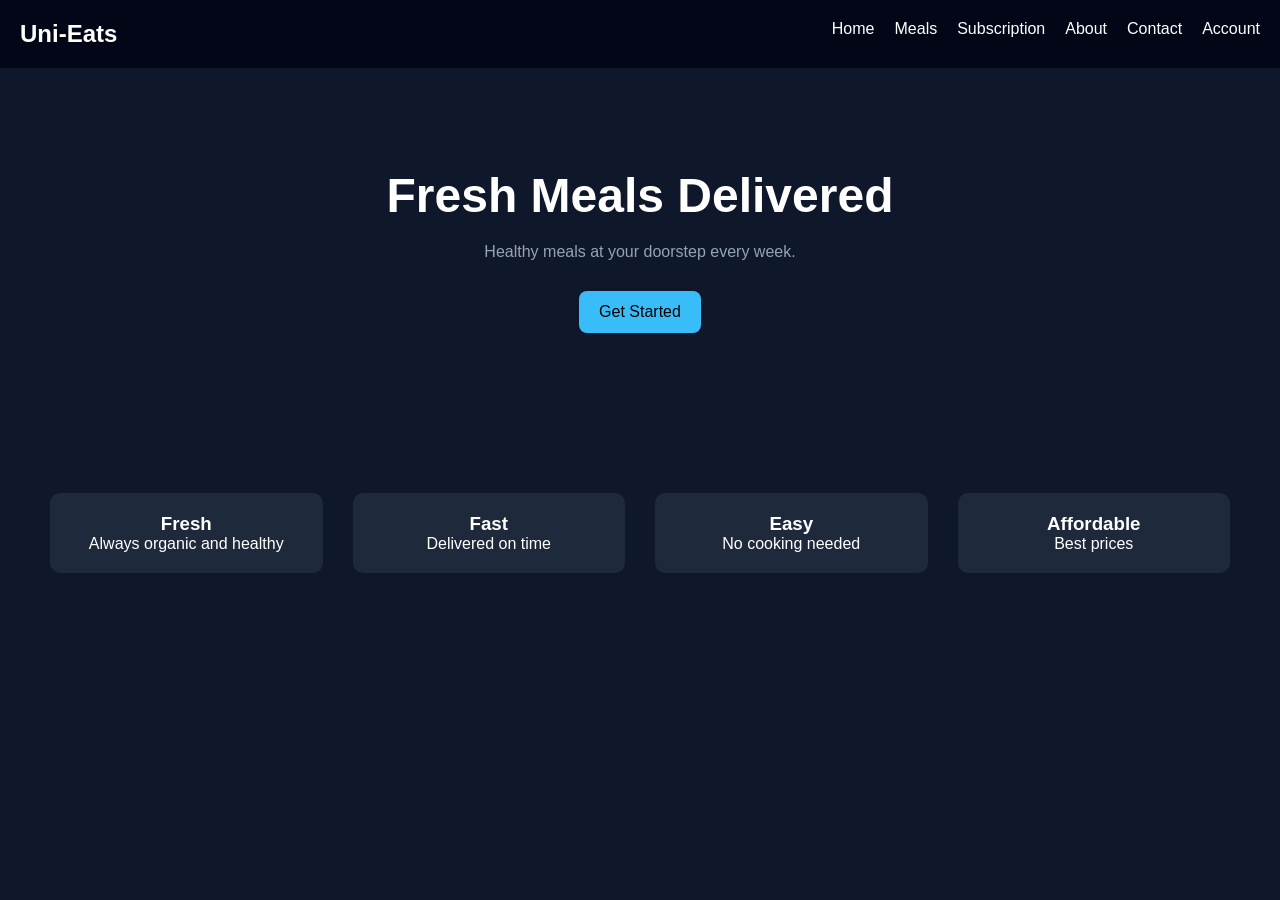
<file: index.html>
<!DOCTYPE html>
<html>
<head>
    <title>Uni-Eats</title>
    <link rel="stylesheet" href="styles.css">
</head>
<body>

<!-- NAV -->
<nav>
    <h2>Uni-Eats</h2>
    <ul>
        <li><a href="index.html">Home</a></li>
        <li><a href="products.html">Meals</a></li>
        <li><a href="subscription.html">Subscription</a></li>
        <li><a href="about.html">About</a></li>
        <li><a href="contact.html">Contact</a></li>
        <li><a href="account.html" id="accountLink">Account</a></li>
    </ul>
</nav>

<!-- HERO -->
<section class="hero">
    <h1>Fresh Meals Delivered</h1>
    <p>Healthy meals at your doorstep every week.</p>
    <a href="subscription.html" class="btn">Get Started</a>
</section>

<!-- FEATURES -->
<section class="features">
    <div class="feature">
        <h3>Fresh</h3>
        <p>Always organic and healthy</p>
    </div>
    <div class="feature">
        <h3>Fast</h3>
        <p>Delivered on time</p>
    </div>
    <div class="feature">
        <h3>Easy</h3>
        <p>No cooking needed</p>
    </div>
    <div class="feature">
        <h3>Affordable</h3>
        <p>Best prices</p>
    </div>
</section>

</body>
<script src="main.js"></script>
</html>
</file>
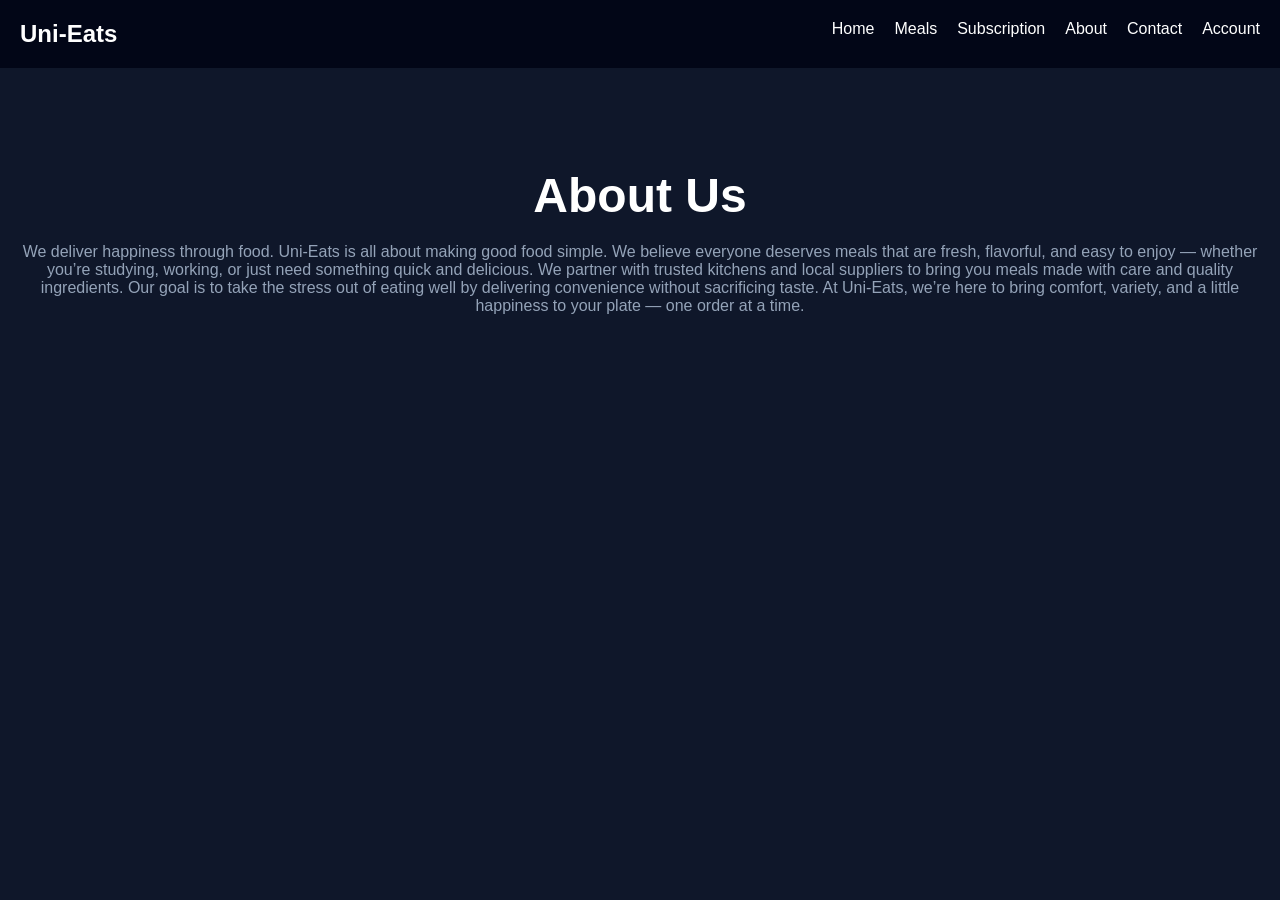
<file: about.html>
<!DOCTYPE html>
<html>
<head>
    <title>About</title>
    <link rel="stylesheet" href="styles.css">
</head>
<body>

<nav>
    <h2>Uni-Eats</h2>
    <ul>
        <li><a href="index.html">Home</a></li>
        <li><a href="products.html">Meals</a></li>
        <li><a href="subscription.html">Subscription</a></li>
        <li><a href="about.html">About</a></li>
        <li><a href="contact.html">Contact</a></li>
        <li><a href="account.html" id="accountLink">Account</a></li>
    </ul>
</nav>

<section class="hero">
    <h1>About Us</h1>
    <p>We deliver happiness through food. 
    Uni‑Eats is all about making good food simple.
We believe everyone deserves meals that are fresh, flavorful, and easy to enjoy — whether you’re studying, working, or just need something quick and delicious.
We partner with trusted kitchens and local suppliers to bring you meals made with care and quality ingredients. Our goal is to take the stress out of eating well by delivering convenience without sacrificing taste.
At Uni‑Eats, we’re here to bring comfort, variety, and a little happiness to your plate — one order at a time.
</p>
</section>

</body>
<script src="main.js"></script>
</html>
</file>
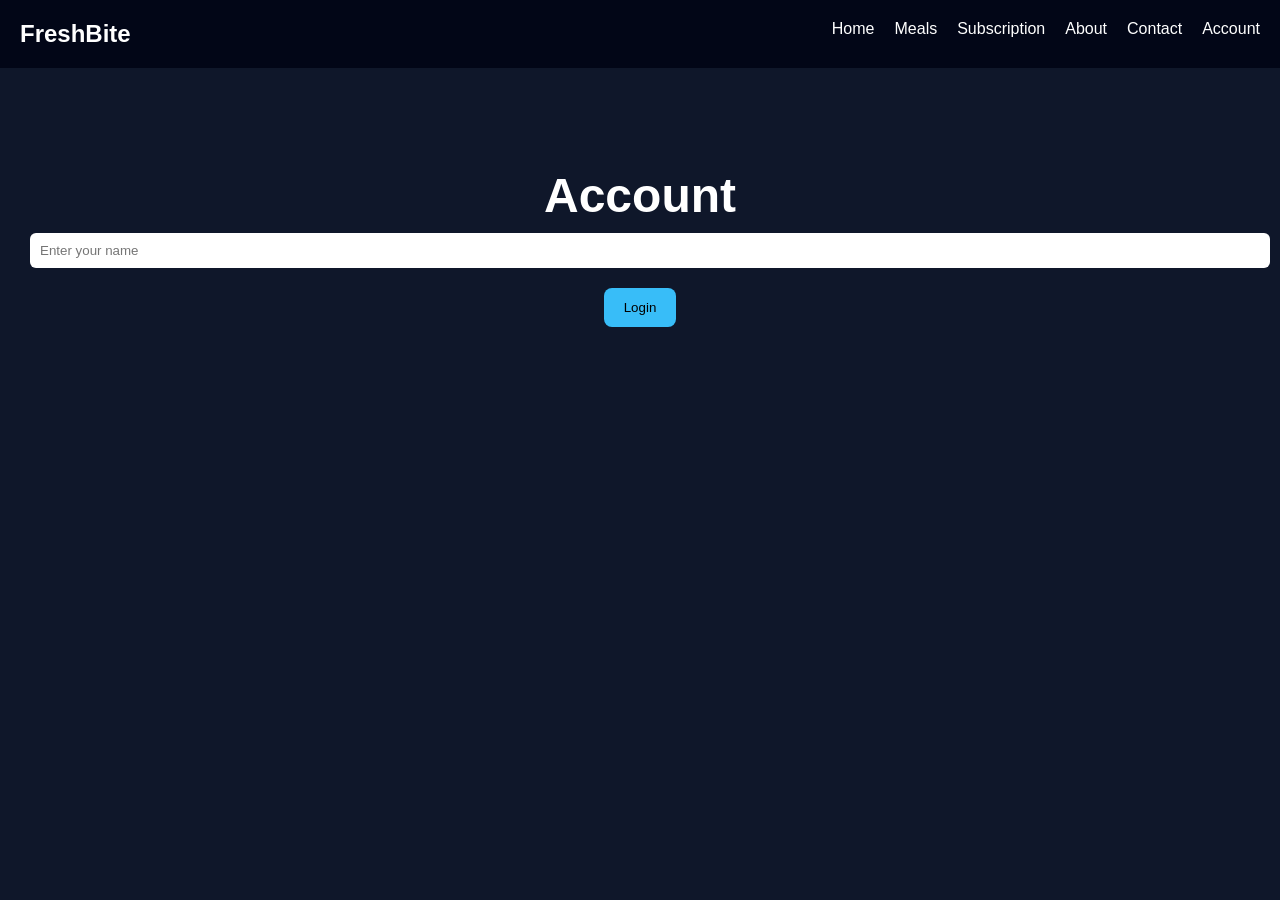
<file: account.html>
<!DOCTYPE html>
<html>
<head>
    <title>Account</title>
    <link rel="stylesheet" href="styles.css">
</head>
<body>

<nav>
    <h2>FreshBite</h2>
    <ul>
        <li><a href="index.html">Home</a></li>
        <li><a href="products.html">Meals</a></li>
        <li><a href="subscription.html">Subscription</a></li>
        <li><a href="about.html">About</a></li>
        <li><a href="contact.html">Contact</a></li>
        <li><a href="account.html">Account</a></li>
    </ul>
</nav>

<section class="hero">
    <h1>Account</h1>

    <!-- LOGIN FORM -->
    <div id="loginBox">
        <input type="text" id="username" placeholder="Enter your name">
        <button class="btn" onclick="login()">Login</button>
    </div>

    <!-- USER INFO -->
    <div id="userBox" style="display:none;">
        <h2>Welcome, <span id="userNameDisplay"></span> 👋</h2>
        <button class="btn" onclick="logout()">Logout</button>
    </div>
</section>

</body>
<script src="main.js"></script>
</html>
</file>
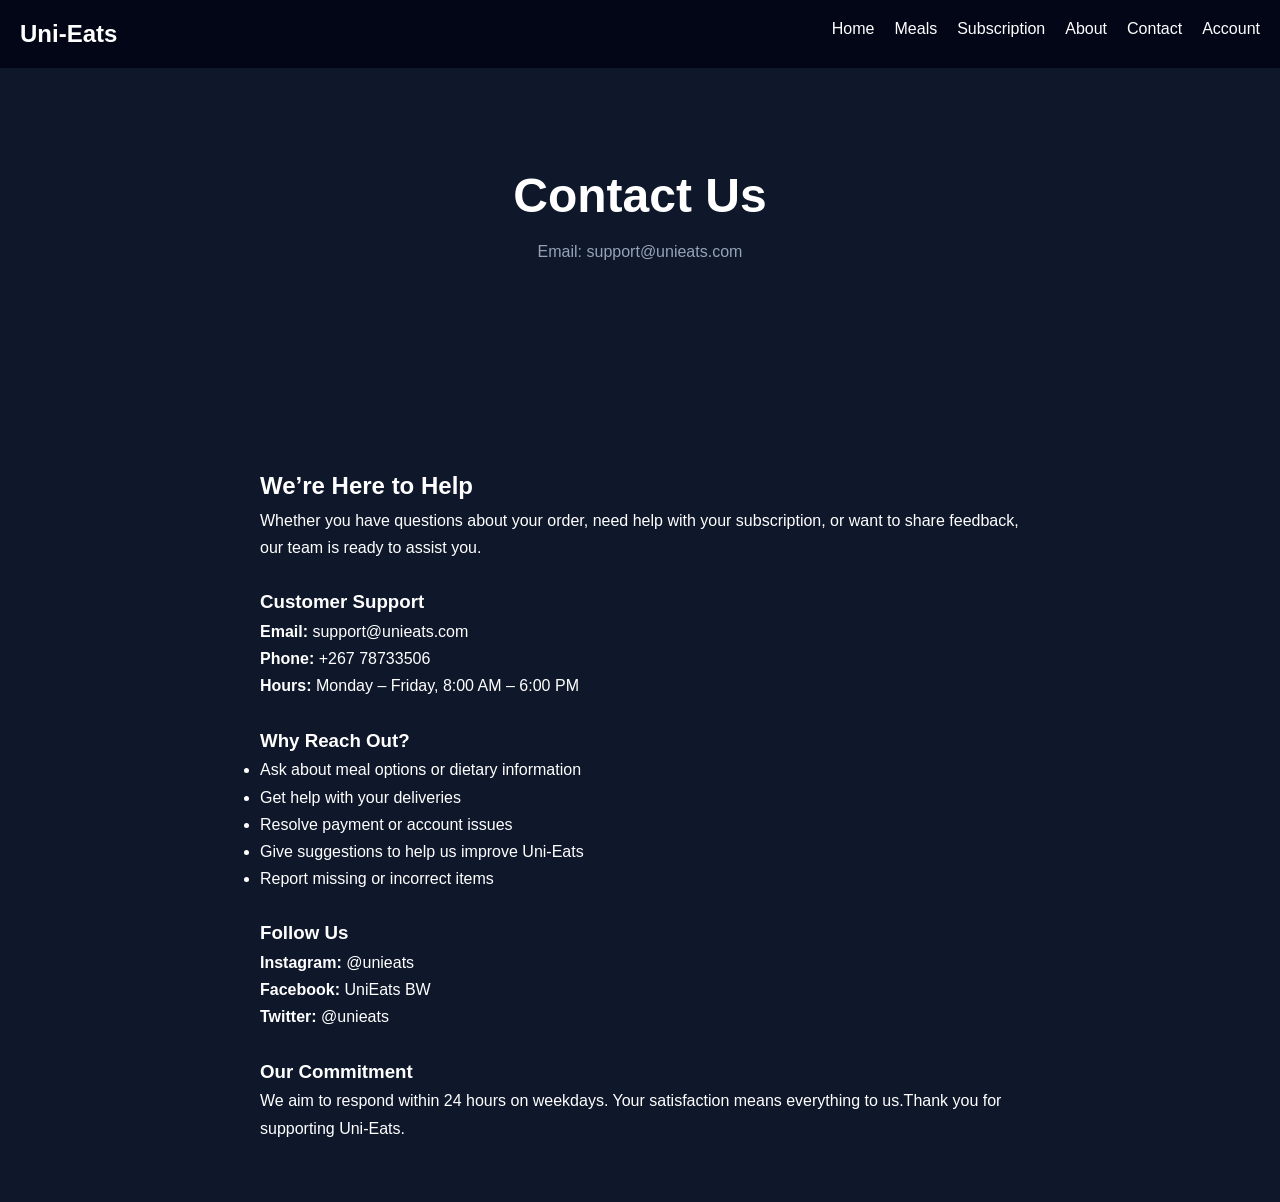
<file: contact.html>
<!DOCTYPE html>
<html>
<head>
    <title>Contact</title>
    <link rel="stylesheet" href="styles.css">
</head>
<body>

<nav>
    <h2>Uni-Eats</h2>
    <ul>
        <li><a href="index.html">Home</a></li>
        <li><a href="products.html">Meals</a></li>
        <li><a href="subscription.html">Subscription</a></li>
        <li><a href="about.html">About</a></li>
        <li><a href="contact.html">Contact</a></li>
        <li><a href="account.html" id="accountLink">Account</a></li>
    </ul>
</nav>
<section class="hero">
    <h1>Contact Us</h1>
    <p>Email: support@unieats.com</p>
</section>

<section class="contact-info">
    <h2>We’re Here to Help</h2>
    <p>Whether you have questions about your order, need help with your subscription,
    or want to share feedback, our team is ready to assist you.</p>

    <h3>Customer Support</h3>
    <p><strong>Email:</strong> support@unieats.com</p>
    <p><strong>Phone:</strong> +267 78733506</p>
    <p><strong>Hours:</strong> Monday – Friday, 8:00 AM – 6:00 PM</p>

    <h3>Why Reach Out?</h3>
    <ul>
        <li>Ask about meal options or dietary information</li>
        <li>Get help with your deliveries</li>
        <li>Resolve payment or account issues</li>
        <li>Give suggestions to help us improve Uni‑Eats</li>
        <li>Report missing or incorrect items</li>
    </ul>

    <h3>Follow Us</h3>
    <p><strong>Instagram:</strong> @unieats</p>
    <p><strong>Facebook:</strong> UniEats BW</p>
    <p><strong>Twitter:</strong> @unieats</p>

    <h3>Our Commitment</h3>
    <p>We aim to respond within 24 hours on weekdays. Your satisfaction means everything
    to us.Thank you for supporting Uni‑Eats.</p>
</section>

</body>
<script src="main.js"></script>
</html>
</file>
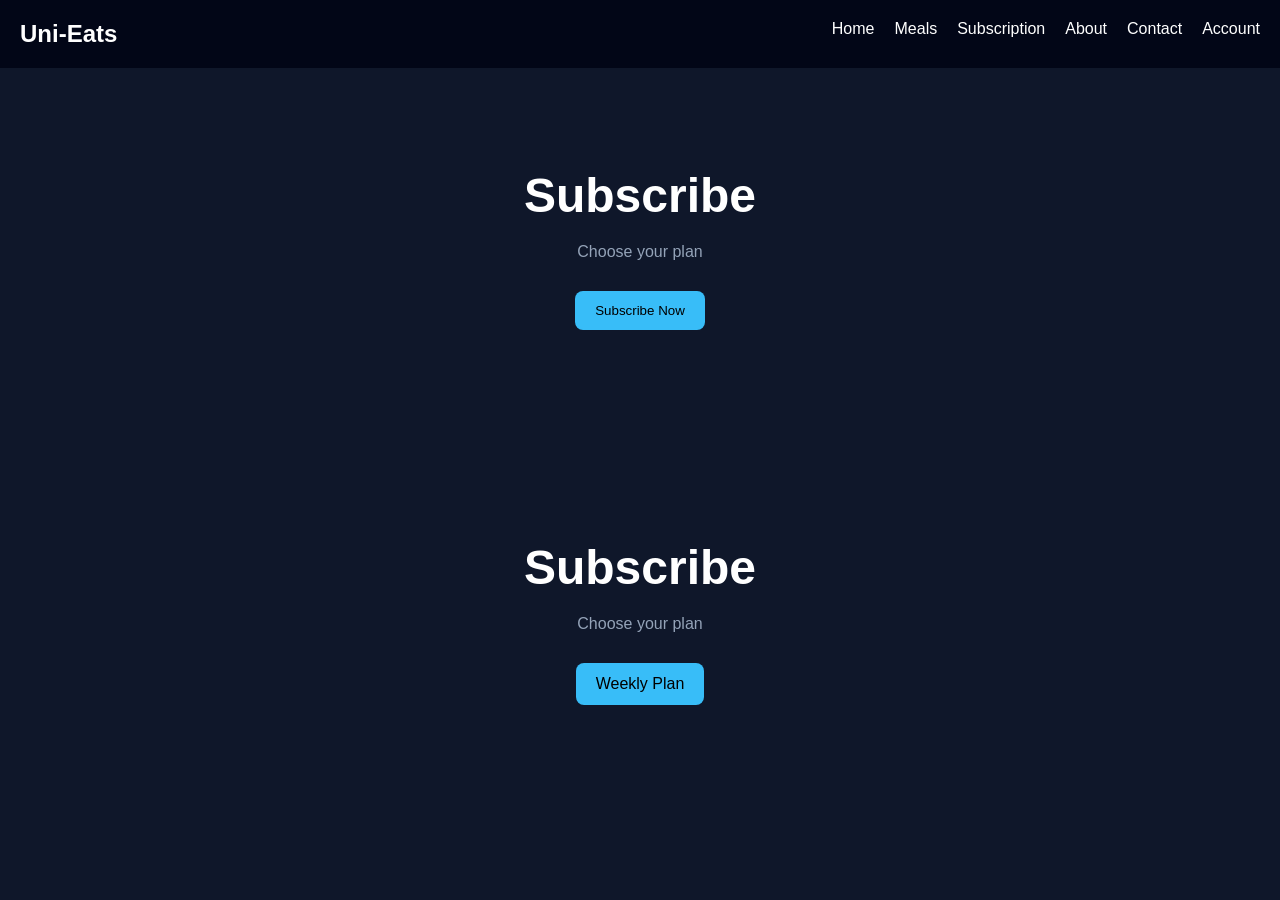
<file: subscription.html>
<!DOCTYPE html>
<html>
<head>
    <title>Subscription</title>
    <link rel="stylesheet" href="styles.css">
</head>
<body>

<nav>
    <h2>Uni-Eats</h2>
    <ul>
        <li><a href="index.html">Home</a></li>
        <li><a href="products.html">Meals</a></li>
        <li><a href="subscription.html">Subscription</a></li>
        <li><a href="about.html">About</a></li>
        <li><a href="contact.html">Contact</a></li>
        <li><a href="account.html" id="accountLink">Account</a></li>
    </ul>
</nav>
    <section class="hero">
    <h1>Subscribe</h1>
    <p>Choose your plan</p>

    <button class="btn" onclick="openPopup()">Subscribe Now</button>
</section>

<!-- POPUP -->
<div id="popup" class="popup">
    <div class="popup-content">
        <h2>Payment</h2>
        <p>Enter your card details</p>
        <button class="btn" onclick="closePopup()">Close</button>
    </div>
</div>

<script src="main.js"></script>

<section class="hero">
    <h1>Subscribe</h1>
    <p>Choose your plan</p>
    <a href="#" class="btn">Weekly Plan</a>
</section>

</body>
<script src="main.js"></script>
</html>
</file>
<file: styles.css>
/* RESET */
* {
    margin: 0;
    padding: 0;
    box-sizing: border-box;
}

/* BODY */
body {
    font-family: 'Segoe UI', sans-serif;
    background: #0f172a;
    color: white;
}

/* NAVBAR */
nav {
    display: flex;
    justify-content: space-between;
    padding: 20px;
    background: #020617;
}

nav ul {
    display: flex;
    list-style: none;
    gap: 20px;
}

nav a {
    color: white;
    text-decoration: none;
    transition: 0.2s;
}

nav a:hover {
    color: #38bdf8;
}

/* HERO */
.hero {
    text-align: center;
    padding: 100px 20px;
    animation: fadeIn 1s ease-in;
}

.hero h1 {
    font-size: 3rem;
}

.hero p {
    color: #94a3b8;
    margin: 20px 0;
}

/* BUTTONS */
.btn {
    background: #38bdf8;
    padding: 12px 20px;
    border-radius: 8px;
    text-decoration: none;
    color: black;
    margin: 10px;
    display: inline-block;
    transition: 0.2s;
    cursor: pointer;
    border: none;
}

.btn:hover {
    background: #0ea5e9;
    transform: scale(1.05);
}

/* FEATURES / PLANS */
.features {
    display: grid;
    grid-template-columns: repeat(auto-fit, minmax(250px, 1fr));
    gap: 30px;
    padding: 50px;
}

.feature {
    background: #1e293b;
    padding: 20px;
    border-radius: 10px;
    text-align: center;
}

/* POPUP */
.popup {
    display: none;
    position: fixed;
    top: 0;
    left: 0;
    width: 100%;
    height: 100%;
    background: rgba(0,0,0,0.7);
    justify-content: center;
    align-items: center;
    z-index: 1000;
}

.popup-content {
    background: #1e293b;
    padding: 30px;
    border-radius: 10px;
    text-align: center;
    width: 300px;
}

/* INPUT (GLOBAL - small default) */
input {
    padding: 10px;
    border-radius: 6px;
    border: none;
    margin: 10px;
    width: 100%;
}

/* ACCOUNT / LOGIN BOX */
.account-box {
    max-width: 500px;
    margin: 40px auto;
    display: flex;
    gap: 10px;
    justify-content: center;
    align-items: center;
    background: #1e293b;
    padding: 20px;
    border-radius: 12px;
    box-shadow: 0 0 15px rgba(56, 189, 248, 0.2);
}

.account-box input {
    flex: 1;
}

.account-box .btn {
    white-space: nowrap;
}

/* MEAL GRID */
.meal-grid {
    display: grid;
    grid-template-columns: repeat(auto-fit, minmax(250px, 1fr));
    gap: 20px;
    padding: 40px;
}

/* MEAL ITEM */
.meal-item {
    background: #1e293b;
    border-radius: 10px;
    padding: 15px;
    text-align: center;
    box-shadow: 0 2px 10px rgba(0,0,0,0.3);
    cursor: pointer;
    transition: 0.3s;
}

.meal-item img {
    width: 100%;
    border-radius: 10px;
}

/* HOVER */
.meal-item:hover {
    transform: scale(1.05);
}

/* SELECTED MEAL */
.selected {
    border: 2px solid #38bdf8;
    background-color: #334155;
    box-shadow: 0 0 10px #38bdf8;
}

/* PRICE */
.meal-price {
    color: #38bdf8;
    font-weight: bold;
}

/* HERO BUTTON GROUP */
.hero-buttons {
    margin-top: 20px;
    display: flex;
    gap: 20px;
    justify-content: center;
}

/* CONTACT PAGE */
.contact-info {
    max-width: 800px;
    margin: 40px auto;
    padding: 20px;
    line-height: 1.7;
    text-align: left;
}

.contact-info h2, 
.contact-info h3 {
    margin-top: 25px;
}

/* ANIMATION */
@keyframes fadeIn {
    from { 
        opacity: 0; 
        transform: translateY(30px); 
    }
    to { 
        opacity: 1; 
        transform: translateY(0); 
    }
}
</file>
